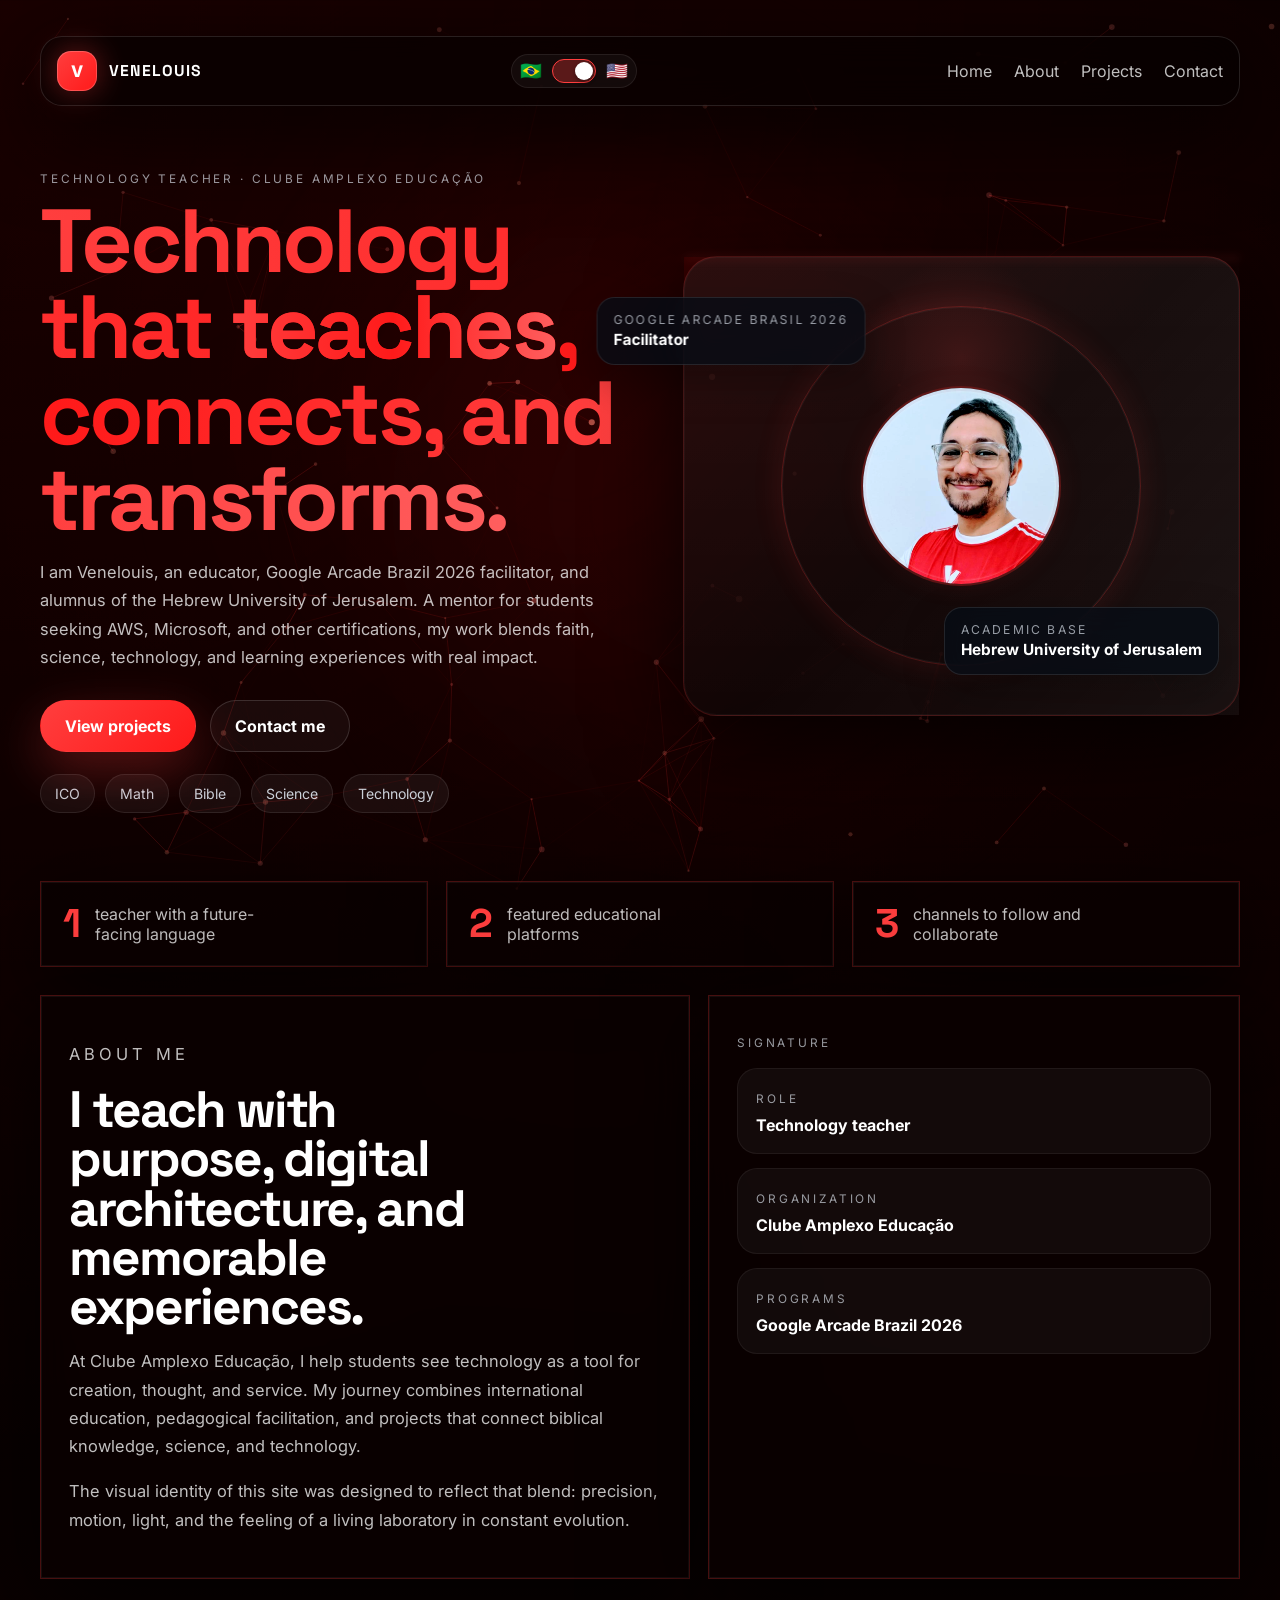
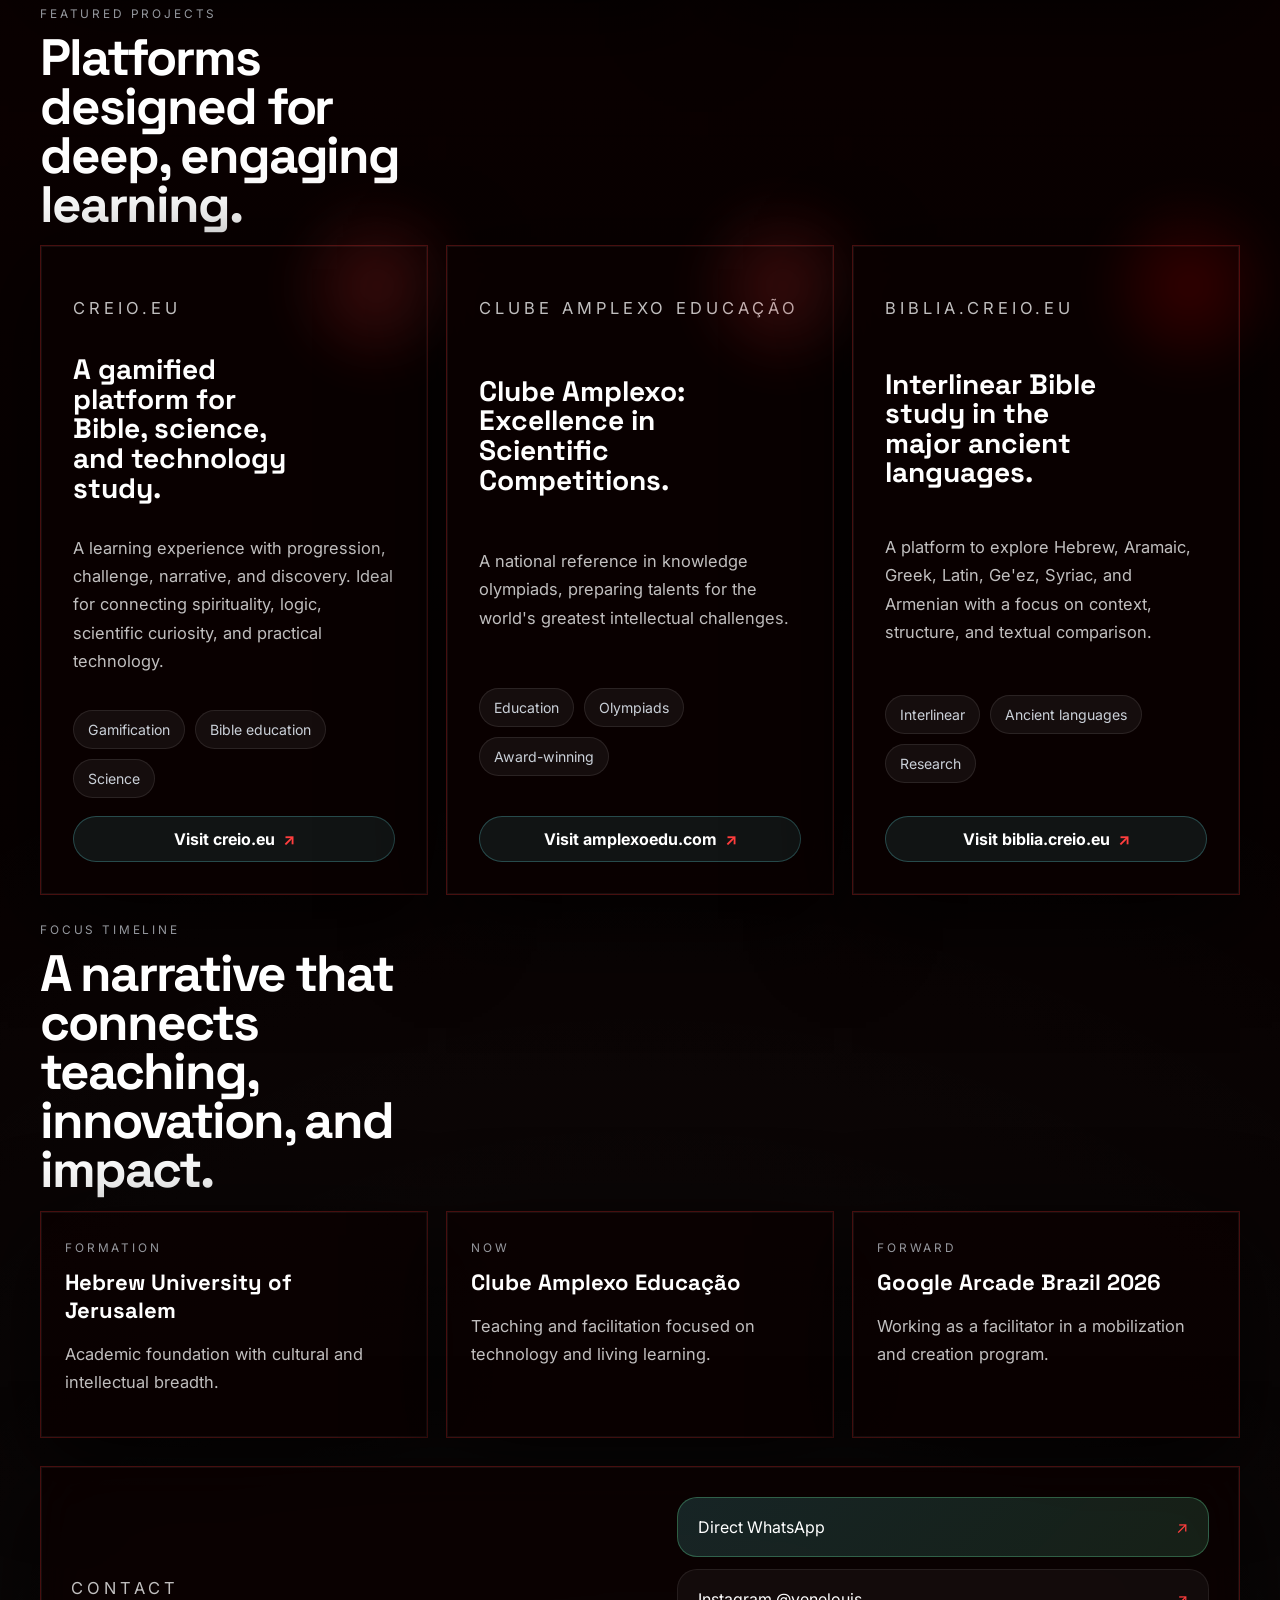
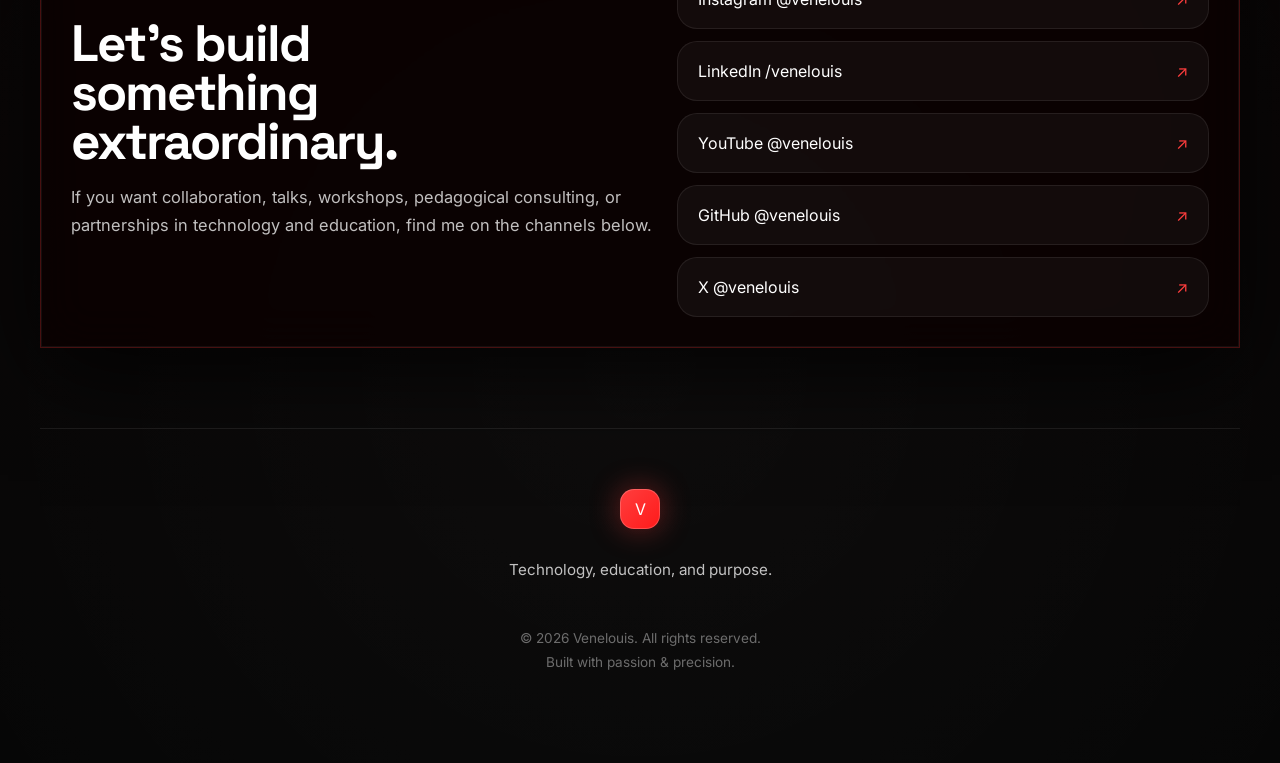
<file: index.html>
<!DOCTYPE html>
<html lang="pt-BR">
  <head>
    <meta charset="UTF-8" />
    <meta name="viewport" content="width=device-width, initial-scale=1.0" />
    <meta name="description" content="Venelouis - professor de tecnologia, facilitador Google Arcade Brasil 2026 e criador de projetos educacionais em Bíblia, ciência e tecnologia." />
    <meta name="keywords" content="Venelouis, tecnologia, educação, Google Arcade, Amplexo Educação, Bíblia, ciência, professor, desenvolvedor" />
    <meta name="author" content="Venelouis" />
    <link rel="canonical" href="https://venelouis.de/" />

    <!-- Open Graph / Facebook -->
    <meta property="og:type" content="website" />
    <meta property="og:url" content="https://venelouis.de/" />
    <meta property="og:title" content="Venelouis | Tech Educator & Builder" />
    <meta property="og:description" content="Unindo fé, ciência e tecnologia para criar experiências de aprendizagem com impacto real." />
    <meta property="og:image" content="https://venelouis.de/assets/sharing.png" />

    <!-- Twitter -->
    <meta property="twitter:card" content="summary_large_image" />
    <meta property="twitter:url" content="https://venelouis.de/" />
    <meta property="twitter:title" content="Venelouis | Tech Educator & Builder" />
    <meta property="twitter:description" content="Unindo fé, ciência e tecnologia para criar experiências de aprendizagem com impacto real." />
    <meta property="twitter:image" content="https://venelouis.de/assets/sharing.png" />

    <!-- Favicon -->
    <link rel="icon" type="image/png" href="assets/vene.png" />

    <title>Venelouis | Tech Educator & Builder</title>
    <link rel="preconnect" href="https://fonts.googleapis.com" />
    <link rel="preconnect" href="https://fonts.gstatic.com" crossorigin />
    <link
      href="https://fonts.googleapis.com/css2?family=Space+Grotesk:wght@400;500;600;700&family=Inter:wght@400;500;600;700;800&display=swap"
      rel="stylesheet"
    />
    <link rel="stylesheet" href="styles.css" />
  </head>
  <body>
    <a class="skip-link" href="#inicio">Pular para o conteúdo</a>
    <canvas id="starfield" aria-hidden="true"></canvas>

    <div class="noise" aria-hidden="true"></div>
    <div class="glow glow-a" aria-hidden="true"></div>
    <div class="glow glow-b" aria-hidden="true"></div>

    <main class="page-shell">
      <header class="hero">
        <nav class="topbar" aria-label="Navegação principal">
          <a class="brand" href="#inicio">
            <span class="brand-mark">V</span>
            <span class="brand-text">Venelouis</span>
          </a>

          <div class="topbar-actions">
            <div class="lang-switch-wrapper">
              <span class="flag-icon">🇧🇷</span>
              <button class="lang-switch" id="langToggle" aria-label="Alternar idioma" role="switch" aria-checked="false">
                <span class="lang-switch-thumb"></span>
              </button>
              <span class="flag-icon">🇺🇸</span>
            </div>

            <button class="menu-toggle" id="menuToggle" aria-label="Menu" aria-expanded="false" aria-controls="navLinks" aria-haspopup="true">
              <span class="hamburger"></span>
            </button>
          </div>

          <div class="nav-scrim" id="navScrim" aria-hidden="true"></div>

          <div class="topbar-links" id="navLinks">
            <a href="#inicio" data-i18n="nav.home">Início</a>
            <a href="#sobre" data-i18n="nav.about">Sobre</a>
            <a href="#projetos" data-i18n="nav.projects">Projetos</a>
            <a href="#contato" data-i18n="nav.contact">Contato</a>
          </div>
        </nav>

        <section class="hero-grid" id="inicio">
          <div class="hero-copy reveal">
            <p class="eyebrow" data-i18n="hero.eyebrow">Professor de tecnologia · Clube Amplexo Educação</p>
            <h1>
              <span data-i18n-html="hero.title">Tecnologia que <span>ensina</span>, conecta e transforma.</span>
            </h1>
            <p class="lede" data-i18n="hero.lede">
              Eu sou Venelouis, educador, facilitador do Google Arcade Brasil 2026
              e ex-aluno da Universidade Hebraica de Jerusalém. Mentor de alunos que buscam certificações AWS, Microsoft e outras, meu trabalho une
              fé, ciência, tecnologia e experiências de aprendizagem com impacto real.
            </p>

            <div class="hero-actions">
              <a class="btn btn-primary" href="#projetos" data-i18n="hero.primaryCta">Ver projetos</a>
              <a class="btn btn-secondary" href="#contato" data-i18n="hero.secondaryCta">Falar comigo</a>
            </div>

            <div class="pill-row" aria-label="Destaques rápidos">
              <span class="pill" data-i18n="hero.pill1">ICO</span>
              <span class="pill" data-i18n="hero.pill2">Matemática</span>
              <span class="pill" data-i18n="hero.pill3">Bíblia</span>
              <span class="pill" data-i18n="hero.pill4">Ciência</span>
              <span class="pill" data-i18n="hero.pill5">Tecnologia</span>
            </div>
          </div>

          <div class="hero-visual reveal">
            <div class="portrait-card">
              <div class="portrait-frame portrait-photo-frame">
                <img src="assets/vene.png" alt="Foto de Venelouis" />
              </div>

              <div class="data-chip data-chip-left">
                <span data-i18n="hero.chipLeftLabel">Google Arcade Brasil 2026</span>
                <strong data-i18n="hero.chipLeftValue">Facilitador</strong>
              </div>
              <div class="data-chip data-chip-right">
                <span data-i18n="hero.chipRightLabel">Base acadêmica</span>
                <strong data-i18n="hero.chipRightValue">Universidade Hebraica de Jerusalém</strong>
              </div>

              <div class="orbit orbit-one"></div>
              <div class="orbit orbit-two"></div>
            </div>
          </div>
        </section>
      </header>

      <section class="stats reveal" aria-label="Resumo rápido">
        <article>
          <strong>1</strong>
          <span data-i18n="stats.one">professor com linguagem de futuro</span>
        </article>
        <article>
          <strong>2</strong>
          <span data-i18n="stats.two">plataformas educacionais em destaque</span>
        </article>
        <article>
          <strong>3</strong>
          <span data-i18n="stats.three">redes para acompanhar e colaborar</span>
        </article>
      </section>

      <section class="content-grid">
        <article class="panel about reveal" id="sobre">
          <p class="section-label" data-i18n="about.label">Sobre mim</p>
          <h2 data-i18n="about.heading">Ensino com propósito, arquitetura digital e experiência memorável.</h2>
          <p data-i18n="about.paragraph1">
            No Clube Amplexo Educação, ajudo estudantes a enxergarem a tecnologia como
            ferramenta de criação, pensamento e serviço. Minha trajetória combina formação
            internacional, mediação pedagógica e projetos que aproximam conhecimento bíblico,
            ciência e tecnologia.
          </p>
          <p data-i18n="about.paragraph2">
            A identidade visual deste site foi pensada para refletir essa mistura: precisão,
            movimento, luz e uma sensação de laboratório vivo em constante evolução.
          </p>
        </article>

        <aside class="panel stack reveal">
          <p class="section-label" data-i18n="stack.label">Assinatura</p>
          <div class="stack-list">
            <div>
              <span data-i18n="stack.roleLabel">Função</span>
              <strong data-i18n="stack.roleValue">Professor de tecnologia</strong>
            </div>
            <div>
              <span data-i18n="stack.orgLabel">Instituição</span>
              <strong data-i18n="stack.orgValue">Clube Amplexo Educação</strong>
            </div>
            <div>
              <span data-i18n="stack.programLabel">Programas</span>
              <strong data-i18n="stack.programValue">Google Arcade Brasil 2026</strong>
            </div>
          </div>
        </aside>
      </section>

      <section class="projects" id="projetos">
        <div class="section-head reveal">
          <p class="section-label" data-i18n="projects.label">Projetos em destaque</p>
          <h2 data-i18n="projects.heading">Plataformas pensadas para aprender com profundidade e engajamento.</h2>
        </div>

        <div class="project-grid">
          <article class="project-card reveal">
            <div class="project-glow project-glow-a"></div>
            <p class="project-kicker">creio.eu</p>
            <h3 data-i18n="project.oneTitle">Plataforma gamificada para estudo da Bíblia, ciência e tecnologia.</h3>
            <p data-i18n="project.oneBody">
              Uma experiência de aprendizado com progressão, desafio, narrativa e
              descoberta. Ideal para conectar espiritualidade, lógica, curiosidade científica
              e prática tecnológica.
            </p>
            <div class="project-tags">
              <span data-i18n="project.oneTag1">Gamificação</span>
              <span data-i18n="project.oneTag2">Educação bíblica</span>
              <span data-i18n="project.oneTag3">Ciência</span>
            </div>
            <a class="project-link" href="https://creio.eu" target="_blank" rel="noreferrer" data-i18n="project.oneCta">
              Visitar creio.eu
            </a>
          </article>

          <article class="project-card reveal">
            <div class="project-glow project-glow-a"></div>
            <p class="project-kicker">Clube Amplexo Educação</p>
            <h3 data-i18n="project.threeTitle">Clube Amplexo: Excelência em Competições Científicas.</h3>
            <p data-i18n="project.threeBody">
              Referência nacional em olimpíadas de conhecimento, preparando talentos para os maiores desafios intelectuais do mundo.
            </p>
            <div class="project-tags">
              <span data-i18n="project.threeTag1">Educação</span>
              <span data-i18n="project.threeTag2">Olimpíadas</span>
              <span data-i18n="project.threeTag3">Premiados</span>
            </div>
            <a class="project-link" href="https://amplexoedu.com/" target="_blank" rel="noreferrer" data-i18n="project.threeCta">
              Visitar amplexoedu.com
            </a>
          </article>

          <article class="project-card reveal">
            <div class="project-glow project-glow-b"></div>
            <p class="project-kicker">biblia.creio.eu</p>
            <h3 data-i18n="project.twoTitle">Estudo bíblico interlinear nos principais idiomas antigos.</h3>
            <p data-i18n="project.twoBody">
              Uma plataforma para explorar hebraico, aramaico, grego, latim, ge'ez,
              síriaco e armênio com foco em contexto, estrutura e comparação textual.
            </p>
            <div class="project-tags">
              <span data-i18n="project.twoTag1">Interlinear</span>
              <span data-i18n="project.twoTag2">Idiomas antigos</span>
              <span data-i18n="project.twoTag3">Pesquisa</span>
            </div>
            <a class="project-link" href="https://biblia.creio.eu" target="_blank" rel="noreferrer" data-i18n="project.twoCta">
              Visitar biblia.creio.eu
            </a>
          </article>
        </div>
      </section>

      <section class="timeline reveal">
        <div class="section-head">
          <p class="section-label" data-i18n="timeline.label">Linha de atuação</p>
          <h2 data-i18n="timeline.heading">Uma narrativa que une ensino, inovação e impacto.</h2>
        </div>

        <div class="timeline-grid">
          <div class="timeline-item">
            <span data-i18n="timeline.oneLabel">Formação</span>
            <strong data-i18n="timeline.oneTitle">Universidade Hebraica de Jerusalém</strong>
            <p data-i18n="timeline.oneBody">Base acadêmica com amplitude cultural e intelectual.</p>
          </div>
          <div class="timeline-item">
            <span data-i18n="timeline.twoLabel">Atualidade</span>
            <strong data-i18n="timeline.twoTitle">Clube Amplexo Educação</strong>
            <p data-i18n="timeline.twoBody">Docência e facilitação com foco em tecnologia e aprendizado vivo.</p>
          </div>
          <div class="timeline-item">
            <span data-i18n="timeline.threeLabel">Horizonte</span>
            <strong data-i18n="timeline.threeTitle">Google Arcade Brasil 2026</strong>
            <p data-i18n="timeline.threeBody">Atuação como facilitador em um programa de mobilização e criação.</p>
          </div>
        </div>
      </section>

      <section class="contact reveal" id="contato">
        <div>
          <p class="section-label" data-i18n="contact.label">Contato</p>
          <h2 data-i18n="contact.heading">Vamos construir algo extraordinário.</h2>
          <p data-i18n="contact.body">
            Se você quiser colaboração, palestras, oficinas, consultoria pedagógica ou
            parceria em projetos de tecnologia e educação, me encontre nas redes abaixo.
          </p>
        </div>

        <div class="socials">
          <a
            class="socials-cta"
            href="https://wa.me/5585986794831"
            target="_blank"
            rel="noreferrer"
            data-i18n="contact.whatsapp"
          >
            WhatsApp direto
          </a>
          <a href="https://instagram.com/venelouis" target="_blank" rel="noreferrer">Instagram @venelouis</a>
          <a href="https://www.linkedin.com/in/venelouis" target="_blank" rel="noreferrer">LinkedIn /venelouis</a>
          <a href="https://youtube.com/@venelouis" target="_blank" rel="noreferrer">YouTube @venelouis</a>
          <a href="https://github.com/venelouis" target="_blank" rel="noreferrer">GitHub @venelouis</a>
          <a href="https://x.com/venelouis" target="_blank" rel="noreferrer">X @venelouis</a>
        </div>
      </section>
      <footer class="footer reveal">
        <div class="footer-grid">
          <div class="footer-brand">
            <span class="brand-mark">V</span>
            <p data-i18n="footer.tagline">Tecnologia, educação e propósito.</p>
          </div>
          <div class="footer-meta">
            <p>&copy; 2026 Venelouis. <span data-i18n="footer.rights">Todos os direitos reservados.</span></p>
            <p data-i18n="footer.builtWith">Built with passion & precision.</p>
          </div>
        </div>
      </footer>
    </main>

    <script src="main.js"></script>
  </body>
</html>
</file>
<file: styles.css>
:root {
  color-scheme: dark;
  --bg: #000000;
  --bg-soft: rgba(15, 0, 0, 0.85);
  --panel: rgba(20, 0, 0, 0.85);
  --panel-border: rgba(255, 0, 0, 0.24);
  --text: #ffffff;
  --muted: rgba(255, 255, 255, 0.75);
  --line: rgba(255, 255, 255, 0.08);
  --red: #ff3e3e;
  --red-bright: #ff1a1a;
  --red-soft: #ff5e5e;
  --white: #ffffff;
  --shadow: 0 24px 90px rgba(0, 0, 0, 0.8);
  --glass: rgba(10, 0, 0, 0.8);
  --glass-border: rgba(255, 62, 62, 0.25);
  /* Mapping legacy variables to keep layout working with minimal changes */
  --cyan: var(--red);
  --green: var(--red-bright);
  --violet: var(--red-soft);
  --gold: var(--white);
}

* {
  box-sizing: border-box;
}

html {
  scroll-behavior: smooth;
}

body {
  margin: 0;
  font-family: "Inter", "Segoe UI", sans-serif;
  color: var(--text);
  background:
    radial-gradient(circle at top left, rgba(255, 0, 0, 0.12), transparent 35%),
    radial-gradient(circle at 85% 10%, rgba(255, 0, 0, 0.08), transparent 30%),
    radial-gradient(circle at 50% 90%, rgba(255, 255, 255, 0.05), transparent 40%),
    linear-gradient(180deg, #000000 0%, #0a0000 42%, #000000 100%);
  min-height: 100vh;
  overflow-x: hidden;
}

a {
  color: inherit;
  text-decoration: none;
}

a:focus-visible,
button:focus-visible {
  outline: 3px solid rgba(111, 248, 255, 0.9);
  outline-offset: 4px;
}

.skip-link {
  position: absolute;
  left: 16px;
  top: 12px;
  z-index: 10;
  padding: 12px 16px;
  border-radius: 999px;
  background: #08131f;
  color: var(--text);
  border: 1px solid rgba(111, 248, 255, 0.3);
  transform: translateY(-160%);
  transition: transform 180ms ease;
}

.skip-link:focus {
  transform: translateY(0);
}

canvas#starfield,
.noise,
.glow {
  position: fixed;
  inset: 0;
  pointer-events: none;
}

canvas#starfield {
  width: 100%;
  height: 100%;
  z-index: 0;
}

.noise {
  z-index: 1;
  opacity: 0.11;
  background-image:
    linear-gradient(rgba(255, 255, 255, 0.025) 1px, transparent 1px),
    linear-gradient(90deg, rgba(255, 255, 255, 0.025) 1px, transparent 1px);
  background-size: 42px 42px;
  mix-blend-mode: soft-light;
}

.glow {
  filter: blur(120px);
  opacity: 0.55;
}

.glow-a {
  background: radial-gradient(circle, rgba(255, 0, 0, 0.15), transparent 45%);
  top: -10%;
  left: -10%;
}

.glow-b {
  background: radial-gradient(circle, rgba(255, 62, 62, 0.12), transparent 45%);
  right: -12%;
  bottom: -12%;
}

.page-shell {
  position: relative;
  z-index: 2;
  width: min(1200px, calc(100% - 32px));
  margin: 0 auto;
  padding: 24px 0 48px;
}

.hero {
  padding: 12px 0 30px;
}

.topbar {
  display: flex;
  align-items: center;
  justify-content: space-between;
  gap: 20px;
  padding: 14px 16px;
  border: 1px solid rgba(255, 255, 255, 0.12);
  background: rgba(5, 0, 0, 0.65);
  backdrop-filter: blur(22px);
  border-radius: 22px;
  box-shadow: var(--shadow);
}

.brand {
  display: inline-flex;
  align-items: center;
  gap: 12px;
  font-weight: 800;
  letter-spacing: 0.06em;
  text-transform: uppercase;
}

.brand-mark {
  width: 40px;
  height: 40px;
  display: grid;
  place-items: center;
  border-radius: 14px;
  color: #ffffff;
  background: linear-gradient(135deg, var(--red), var(--red-bright));
  box-shadow: 0 0 0 1px rgba(255, 255, 255, 0.2) inset, 0 0 30px rgba(255, 62, 62, 0.4);
  transition: transform 0.3s cubic-bezier(0.34, 1.56, 0.64, 1), box-shadow 0.3s ease;
}

.brand:hover .brand-mark {
  transform: scale(1.1) rotate(5deg);
  box-shadow: 0 0 0 1px rgba(255, 255, 255, 0.25) inset, 0 0 45px rgba(255, 62, 62, 0.6);
}

.brand-text {
  font-family: "Space Grotesk", "Inter", sans-serif;
  font-size: 0.98rem;
}

.topbar-actions {
  display: flex;
  align-items: center;
  gap: 16px;
}

.topbar-links {
  display: flex;
  gap: 22px;
  color: var(--muted);
  align-items: center;
}

.nav-scrim {
  display: none;
}

.menu-toggle {
  display: none;
  position: relative;
  width: 40px;
  height: 40px;
  border-radius: 12px;
  border: 1px solid rgba(255, 62, 62, 0.2);
  background: rgba(255, 255, 255, 0.05);
  cursor: pointer;
  align-items: center;
  justify-content: center;
  transition: none;
}

.menu-toggle:hover {
  border-color: rgba(255, 62, 62, 0.42);
  background: rgba(255, 62, 62, 0.1);
  box-shadow: 0 0 0 1px rgba(255, 62, 62, 0.18) inset;
}

.hamburger {
  position: relative;
  width: 20px;
  height: 2px;
  background: var(--white);
  transition: none;
}

.hamburger::before,
.hamburger::after {
  content: "";
  position: absolute;
  left: 0;
  width: 20px;
  height: 2px;
  background: var(--white);
  transition: none;
}

.hamburger::before { top: -6px; }
.hamburger::after { bottom: -6px; }

.menu-toggle[aria-expanded="true"] .hamburger {
  background: transparent;
}

.menu-toggle[aria-expanded="true"] .hamburger::before {
  top: 0;
  transform: rotate(45deg);
}

.menu-toggle[aria-expanded="true"] .hamburger::after {
  bottom: 0;
  transform: rotate(-45deg);
}

.menu-toggle[aria-expanded="true"] {
  border-color: rgba(255, 62, 62, 0.55);
  background: rgba(255, 62, 62, 0.14);
}

.topbar-links a {
  transition: color 180ms ease, transform 180ms ease;
}

.topbar-links a:hover {
  color: var(--text);
  transform: translateY(-1px);
}

.lang-switch-wrapper {
  display: flex;
  align-items: center;
  gap: 10px;
  background: rgba(255, 255, 255, 0.04);
  padding: 4px 8px;
  border-radius: 999px;
  border: 1px solid rgba(255, 255, 255, 0.08);
}

.flag-icon {
  font-size: 1.1rem;
  line-height: 1;
}

.lang-switch {
  position: relative;
  width: 44px;
  height: 24px;
  border-radius: 999px;
  background: rgba(255, 255, 255, 0.1);
  border: 1px solid rgba(255, 62, 62, 0.2);
  cursor: pointer;
  padding: 0;
  transition: background 0.3s ease, border-color 0.3s ease;
}

.lang-switch-thumb {
  position: absolute;
  top: 2px;
  left: 2px;
  width: 18px;
  height: 18px;
  border-radius: 50%;
  background: var(--white);
  box-shadow: 0 2px 4px rgba(0, 0, 0, 0.4);
  transition: transform 0.3s cubic-bezier(0.34, 1.56, 0.64, 1);
}

.lang-switch[aria-checked="true"] {
  background: rgba(255, 62, 62, 0.3);
  border-color: var(--red);
}

.lang-switch[aria-checked="true"] .lang-switch-thumb {
  transform: translateX(20px);
}

.lang-switch:hover {
  border-color: rgba(255, 62, 62, 0.45);
}

.hero-grid {
  display: grid;
  grid-template-columns: 1.05fr 0.95fr;
  gap: 28px;
  align-items: center;
  padding: 54px 0 20px;
}

.hero-copy h1,
.section-head h2,
.about h2,
.contact h2 {
  font-family: "Space Grotesk", "Inter", sans-serif;
  line-height: 0.96;
  letter-spacing: -0.04em;
  margin: 0;
}

.hero-copy h1 {
  font-size: clamp(3rem, 7vw, 6.5rem);
  max-width: 12ch;
  text-wrap: balance;
}

.hero-copy {
  transform: translate3d(calc(var(--pointer-x, 0px) * 0.2), calc(var(--pointer-y, 0px) * 0.2), 0);
}

.hero-visual {
  transform: translate3d(calc(var(--pointer-x, 0px) * -0.2), calc(var(--pointer-y, 0px) * -0.2), 0);
}

.hero-copy h1 span {
  background: linear-gradient(90deg, var(--red), var(--red-bright), var(--red-soft));
  -webkit-background-clip: text;
  background-clip: text;
  color: transparent;
}

.eyebrow,
.section-label,
.project-kicker,
.timeline-item span,
.stack-list span {
  text-transform: uppercase;
  letter-spacing: 0.24em;
  font-size: 0.74rem;
  color: rgba(237, 245, 255, 0.62);
}

.lede,
.about p,
.contact p,
.project-card p,
.timeline-item p {
  color: var(--muted);
  line-height: 1.72;
  font-size: 1.03rem;
}

.hero-actions {
  display: flex;
  flex-wrap: wrap;
  gap: 14px;
  margin: 28px 0 22px;
}

.btn {
  position: relative;
  overflow: hidden;
  display: inline-flex;
  align-items: center;
  justify-content: center;
  min-height: 52px;
  padding: 0 24px;
  border-radius: 999px;
  border: 1px solid transparent;
  font-weight: 700;
  transition: transform 180ms ease, box-shadow 180ms ease, border-color 180ms ease, background 180ms ease;
}

.btn:hover {
  transform: translateY(-2px);
}

.btn-primary {
  color: #ffffff;
  background: linear-gradient(135deg, var(--red), var(--red-bright));
  box-shadow: 0 18px 50px rgba(255, 62, 62, 0.3);
}

.btn-secondary {
  border-color: rgba(255, 255, 255, 0.14);
  background: rgba(255, 255, 255, 0.04);
  backdrop-filter: blur(10px);
}

.btn-primary::before {
  content: "";
  position: absolute;
  inset: 0;
  border-radius: inherit;
  background: linear-gradient(135deg, transparent, rgba(255, 255, 255, 0.2), transparent);
  transform: translateX(-100%);
  transition: transform 0.6s ease;
}

.btn-primary:hover::before {
  transform: translateX(100%);
}

.pill-row {
  display: flex;
  flex-wrap: wrap;
  gap: 10px;
}

.pill,
.project-tags span {
  display: inline-flex;
  align-items: center;
  gap: 8px;
  border-radius: 999px;
  border: 1px solid rgba(255, 255, 255, 0.09);
  background: rgba(255, 255, 255, 0.05);
  color: rgba(237, 245, 255, 0.84);
  padding: 10px 14px;
  font-size: 0.88rem;
}

.portrait-card {
  position: relative;
  min-height: 460px;
  border-radius: 34px;
  padding: 22px;
  background:
    linear-gradient(180deg, rgba(255, 255, 255, 0.06), rgba(255, 255, 255, 0.02)),
    rgba(10, 0, 0, 0.85);
  border: 1px solid rgba(255, 62, 62, 0.2);
  box-shadow: var(--shadow), 0 0 0 1px rgba(255, 255, 255, 0.03) inset;
  overflow: visible; /* Allow chips and glow to extend */
  display: flex;
  flex-direction: column;
  justify-content: center;
  align-items: center;
}

.portrait-card::before,
.portrait-card::after {
  content: "";
  position: absolute;
  inset: 0;
  pointer-events: none;
}

.portrait-card::before {
  background:
    radial-gradient(circle at 50% 22%, rgba(255, 62, 62, 0.15), transparent 22%),
    linear-gradient(135deg, rgba(255, 0, 0, 0.08), transparent 50%, rgba(255, 255, 255, 0.05));
  mix-blend-mode: screen;
}

.portrait-card::after {
  background: linear-gradient(180deg, transparent 0%, var(--red) 50%, transparent 100%);
  height: 2px;
  width: 100%;
  top: 0;
  left: 0;
  opacity: 0.5;
  filter: blur(4px);
  animation: scan-vertical 4s linear infinite;
}

@keyframes scan-vertical {
  0% { transform: translateY(0); }
  100% { transform: translateY(460px); }
}

.portrait-frame {
  position: absolute;
  top: 50%;
  left: 50%;
  width: min(50vw, 200px);
  aspect-ratio: 1;
  transform: translate(-50%, -50%);
  border-radius: 50%;
  overflow: hidden;
  border: 2px solid rgba(255, 62, 62, 0.3);
  background: rgba(5, 0, 0, 0.6);
}

.portrait-photo-frame {
  box-shadow: 0 0 0 1px rgba(111, 248, 255, 0.08) inset;
}

.portrait-frame img {
  width: 100%;
  height: 100%;
  object-fit: cover;
  object-position: center 18%;
  transform: scale(1.04);
  filter: saturate(1.1) contrast(1.1);
}

/* Glitch animations removed */

.data-chip {
  position: absolute;
  z-index: 2;
  display: flex;
  flex-direction: column;
  gap: 3px;
  padding: 14px 16px;
  min-width: 170px;
  border-radius: 18px;
  background: rgba(6, 12, 22, 0.75);
  border: 1px solid rgba(255, 255, 255, 0.1);
  backdrop-filter: blur(14px);
  box-shadow: 0 16px 40px rgba(0, 0, 0, 0.28);
}

.data-chip span {
  color: rgba(237, 245, 255, 0.62);
  font-size: 0.76rem;
  text-transform: uppercase;
  letter-spacing: 0.18em;
}

.data-chip strong {
  font-size: 0.96rem;
  line-height: 1.3;
}

.data-chip-left {
  top: 40px;
  left: 20px;
  transform: translateX(-40%);
}

.data-chip-right {
  right: 20px;
  bottom: 40px;
  transform: translateX(0);
  max-width: min(300px, calc(100vw - 44px));
}

.orbit {
  position: absolute;
  border-radius: 50%;
  border: 1px solid rgba(255, 62, 62, 0.25);
  box-shadow: 0 0 0 1px rgba(255, 255, 255, 0.05) inset, 0 0 30px rgba(255, 62, 62, 0.12);
}

.orbit-one {
  width: min(88%, 360px);
  height: min(88%, 360px);
  left: 50%;
  top: 50%;
  transform: translate(-50%, -50%);
  animation: spin 18s linear infinite;
}

.orbit-two {
  width: min(48%, 190px);
  height: min(48%, 190px);
  left: 50%;
  top: 50%;
  transform: translate(-50%, -50%);
  border-color: rgba(255, 255, 255, 0.15);
  animation: spin 26s linear reverse infinite;
}

.stats,
.content-grid,
.project-grid,
.timeline-grid,
.contact {
  display: grid;
  gap: 18px;
}

.stats {
  grid-template-columns: repeat(3, minmax(0, 1fr));
  margin: 18px 0 28px;
}

.stats article,
.panel,
.project-card,
.timeline-item,
.contact {
  border: 1px solid rgba(255, 255, 255, 0.08);
  background: var(--glass);
  backdrop-filter: blur(24px);
  border: 1px solid var(--glass-border);
  box-shadow: var(--shadow), 0 0 0 1px rgba(255, 255, 255, 0.05) inset;
}

.stats article {
  padding: 22px;
  display: flex;
  align-items: end;
  gap: 14px;
}

.stats strong {
  font-family: "Space Grotesk", "Inter", sans-serif;
  font-size: 2.5rem;
  line-height: 1;
  color: var(--cyan);
}

.stats span {
  color: var(--muted);
  max-width: 18ch;
}

.content-grid {
  grid-template-columns: 1.1fr 0.9fr;
  margin-bottom: 28px;
}

.panel {
  padding: 28px;
}

.about h2,
.section-head h2,
.contact h2 {
  font-size: clamp(2rem, 4vw, 3.5rem);
  max-width: 13ch;
  margin: 8px 0 14px;
}

.stack-list {
  display: grid;
  gap: 14px;
  margin-top: 18px;
}

.stack-list div {
  padding: 18px;
  border-radius: 20px;
  background: rgba(255, 255, 255, 0.04);
  border: 1px solid rgba(255, 255, 255, 0.06);
}

.stack-list strong {
  display: block;
  margin-top: 8px;
  font-size: 1rem;
}

.projects,
.timeline {
  margin-bottom: 28px;
}

.section-head {
  margin-bottom: 16px;
}

.project-grid {
  grid-template-columns: repeat(auto-fit, minmax(280px, 1fr));
}

.project-card {
  position: relative;
  overflow: visible;
  padding: 32px;
  min-height: auto;
  display: flex;
  flex-direction: column;
  justify-content: space-between;
}

.project-card h3 {
  font-family: "Space Grotesk", "Inter", sans-serif;
  font-size: clamp(1.55rem, 2.2vw, 2.35rem);
  line-height: 1.05;
  margin: 16px 0 14px;
  max-width: 12ch;
}

.project-tags {
  display: flex;
  flex-wrap: wrap;
  gap: 10px;
  margin-top: 18px;
}

.project-link {
  display: inline-flex;
  align-items: center;
  justify-content: center;
  margin-top: 18px;
  min-height: 46px;
  padding: 0 16px;
  border-radius: 999px;
  border: 1px solid rgba(111, 248, 255, 0.24);
  background: rgba(111, 248, 255, 0.08);
  font-weight: 700;
  transition: transform 180ms ease, border-color 180ms ease, background 180ms ease;
}

.project-link::after {
  content: "↗";
  margin-left: 8px;
  color: var(--red);
}

.project-link:hover {
  transform: translateY(-2px);
  border-color: rgba(111, 248, 255, 0.4);
  background: rgba(111, 248, 255, 0.14);
}

.project-glow {
  position: absolute;
  inset: auto;
  filter: blur(18px);
  opacity: 0.7;
}

.project-glow-a {
  width: 220px;
  height: 220px;
  border-radius: 50%;
  right: -60px;
  top: -70px;
  background: radial-gradient(circle, rgba(255, 62, 62, 0.28), transparent 62%);
}

.project-glow-b {
  width: 220px;
  height: 220px;
  border-radius: 50%;
  right: -60px;
  top: -70px;
  background: radial-gradient(circle, rgba(255, 0, 0, 0.26), transparent 62%);
}

.timeline-grid {
  grid-template-columns: repeat(3, minmax(0, 1fr));
}

.timeline-item {
  padding: 24px;
}

.timeline-item strong {
  display: block;
  font-family: "Space Grotesk", "Inter", sans-serif;
  font-size: 1.38rem;
  margin: 12px 0 10px;
}

.contact {
  grid-template-columns: 1.05fr 0.95fr;
  align-items: center;
  padding: 30px;
}

.socials {
  display: grid;
  gap: 12px;
}

.socials a {
  display: flex;
  justify-content: space-between;
  align-items: center;
  gap: 16px;
  padding: 18px 20px;
  border-radius: 20px;
  border: 1px solid rgba(255, 255, 255, 0.08);
  background: rgba(255, 255, 255, 0.04);
  transition: transform 180ms ease, border-color 180ms ease, background 180ms ease;
  min-height: 60px;
}

.socials-cta {
  border-color: rgba(113, 255, 176, 0.28) !important;
  background: linear-gradient(135deg, rgba(111, 248, 255, 0.14), rgba(113, 255, 176, 0.12)) !important;
}

.socials a::after {
  content: "↗";
  color: var(--red);
}

.socials-cta::after {
  content: "●";
  color: var(--red-bright);
}

.socials a:hover {
  transform: translateY(-2px);
  border-color: rgba(111, 248, 255, 0.3);
  background: rgba(111, 248, 255, 0.06);
}

.footer {
  margin-top: 80px;
  padding: 60px 0 40px;
  border-top: 1px solid rgba(255, 255, 255, 0.08);
}

.footer-grid {
  display: flex;
  flex-direction: column;
  align-items: center;
  text-align: center;
  gap: 32px;
}

.footer-brand {
  display: flex;
  flex-direction: column;
  align-items: center;
  gap: 16px;
  max-width: 400px;
}

.footer-brand p {
  font-size: 0.95rem;
  color: var(--muted);
}

.footer-meta {
  display: flex;
  flex-direction: column;
  align-items: center;
  text-align: center;
  font-size: 0.85rem;
  color: rgba(255, 255, 255, 0.4);
}

.footer-meta p {
  margin: 4px 0;
}

@media (max-width: 768px) {
  .footer-grid {
    gap: 24px;
  }
}

.reveal {
  opacity: 0;
  transform: translateY(18px);
}

.reveal.is-visible {
  animation: rise 900ms ease both, floaty 9s ease-in-out infinite;
  backface-visibility: hidden;
  perspective: 1000px;
  will-change: transform, opacity;
}

.hero-copy.reveal {
  animation-delay: 80ms;
}

.hero-visual.reveal {
  animation-delay: 160ms;
}

.stats.reveal {
  animation-delay: 220ms;
}

.content-grid .reveal:nth-child(1) {
  animation-delay: 260ms;
}

.content-grid .reveal:nth-child(2) {
  animation-delay: 320ms;
}

.projects .reveal:nth-child(2) {
  animation-delay: 80ms;
}

.projects .reveal:nth-child(3) {
  animation-delay: 140ms;
}

.timeline .reveal {
  animation-delay: 80ms;
}

@keyframes rise {
  from {
    opacity: 0;
    transform: translateY(30px) scale(0.98);
  }
  to {
    opacity: 1;
    transform: translateY(0) scale(1);
  }
}

@keyframes spin {
  from {
    transform: translate(-50%, -50%) rotate(0deg);
  }
  to {
    transform: translate(-50%, -50%) rotate(360deg);
  }
}


@keyframes floaty {
  0%,
  100% {
    transform: translateY(0) translateZ(0);
  }
  50% {
    transform: translateY(-6px) translateZ(0);
  }
}

@media (max-width: 980px) {
  .hero-grid,
  .content-grid,
  .project-grid,
  .timeline-grid,
  .contact,
  .stats {
    grid-template-columns: 1fr;
  }

  .topbar {
    padding: 12px 16px;
  }

  .menu-toggle {
    display: flex;
    z-index: 1101;
  }

  .topbar-actions {
    margin-left: auto;
  }

  .nav-scrim {
    display: block;
    position: fixed;
    inset: 0;
    background: rgba(0, 0, 0, 0.58);
    backdrop-filter: blur(3px);
    opacity: 0;
    visibility: hidden;
    pointer-events: none;
    transition: opacity 260ms ease, visibility 260ms ease;
    z-index: 1090;
  }

  body.nav-open .nav-scrim {
    opacity: 1;
    visibility: visible;
    pointer-events: auto;
  }

  .topbar-links {
    display: none;
    position: fixed;
    top: 0;
    right: 0;
    bottom: 0;
    width: min(84vw, 340px);
    background: linear-gradient(180deg, rgba(16, 0, 0, 0.98), rgba(6, 0, 0, 0.96));
    backdrop-filter: blur(14px);
    flex-direction: column;
    padding: 92px 24px 28px;
    align-items: flex-start;
    gap: 14px;
    border-left: 1px solid rgba(255, 62, 62, 0.28);
    box-shadow: -24px 0 60px rgba(0, 0, 0, 0.6);
    transform: none;
    transition: none;
    z-index: 1100;
    overflow-y: auto;
    overscroll-behavior: contain;
    visibility: visible;
  }

  .topbar-links.is-active {
    display: flex;
  }

  .topbar-links a {
    display: block;
    width: 100%;
    padding: 14px 12px;
    border-radius: 14px;
    font-size: clamp(1.05rem, 2.8vw, 1.2rem);
    font-weight: 700;
    color: var(--white);
    border: 1px solid rgba(255, 255, 255, 0.08);
    background: rgba(255, 255, 255, 0.04);
    transition: none;
    opacity: 1;
    transform: none;
  }

  .topbar-links a:hover {
    border-color: rgba(255, 62, 62, 0.45);
    background: rgba(255, 62, 62, 0.09);
  }

  .hero-grid {
    padding-top: 26px;
  }

  .hero-copy h1 {
    max-width: 10ch;
    font-size: clamp(2.6rem, 10vw, 5rem);
  }

  .lede,
  .about p,
  .contact p,
  .project-card p,
  .timeline-item p {
    font-size: 1rem;
  }

  .portrait-card {
    min-height: 420px;
  }

  .portrait-frame img {
    object-position: center 14%;
  }

  .portrait-frame {
    width: min(66vw, 270px);
  }

  .orbit-one {
    width: min(82%, 300px);
    height: min(82%, 300px);
  }

  .orbit-two {
    width: min(42%, 150px);
    height: min(42%, 150px);
  }

  .stats article {
    padding: 20px;
  }

  .panel,
  .project-card,
  .timeline-item,
  .contact {
    padding: 24px;
    backdrop-filter: blur(6px);
  }

  .topbar {
    flex-direction: row;
    align-items: center;
    backdrop-filter: blur(6px);
  }

  .reveal.is-visible {
    animation: rise 520ms ease both;
  }

  .portrait-card::after,
  .orbit-one,
  .orbit-two {
    animation: none;
  }

  canvas#starfield,
  .noise,
  .glow {
    display: none;
  }

  .data-chip-left,
  .data-chip-right {
    transform: none;
  }

  .contact {
    align-items: start;
  }
}

@media (max-width: 640px) {
  .page-shell {
    width: min(100% - 20px, 1200px);
    padding-top: 12px;
  }

  .topbar,
  .panel,
  .project-card,
  .timeline-item,
  .contact,
  .stats article {
    border-radius: 22px;
  }

  .hero-copy h1 {
    max-width: 10ch;
    font-size: clamp(2.35rem, 14vw, 3.4rem);
  }

  .hero-copy h1,
  .about h2,
  .section-head h2,
  .contact h2 {
    line-height: 0.98;
  }

  .portrait-card {
    min-height: 360px;
    padding: 12px;
  }

  .portrait-frame {
    width: min(70vw, 220px);
  }

  .data-chip {
    min-width: 0;
    max-width: 62%;
    padding: 12px 14px;
  }

  .data-chip-left {
    top: 22px;
  }

  .data-chip-right {
    bottom: 22px;
  }

  .orbit-one {
    width: min(84%, 220px);
    height: min(84%, 220px);
  }

  .orbit-two {
    width: min(48%, 120px);
    height: min(48%, 120px);
  }

  .project-link {
    width: 100%;
    justify-content: center;
    min-height: 44px;
  }

  .topbar-links {
    gap: 10px;
  }

  .topbar-links a,
  .flag-icon {
    font-size: 0.8rem;
  }

  .socials a {
    padding: 16px;
    min-height: 0;
    flex-wrap: wrap;
  }

  .socials a::after {
    margin-left: auto;
  }

  .contact {
    gap: 14px;
  }

  .hero-actions {
    gap: 10px;
  }

  .btn {
    min-height: 48px;
    padding: 0 16px;
    font-size: 0.95rem;
  }

  .pill,
  .project-tags span {
    padding: 9px 12px;
    font-size: 0.82rem;
  }
}

@media (prefers-reduced-motion: reduce) {
  html {
    scroll-behavior: auto;
  }

  *,
  *::before,
  *::after {
    animation-duration: 0.01ms !important;
    animation-iteration-count: 1 !important;
    transition-duration: 0.01ms !important;
    scroll-behavior: auto !important;
  }

  .reveal,
  .reveal.is-visible {
    opacity: 1;
    transform: none;
    animation: none;
  }
}

@media (prefers-reduced-motion: reduce) {
  .menu-toggle,
  .hamburger,
  .hamburger::before,
  .hamburger::after {
    transition: none !important;
  }

  .menu-toggle[aria-expanded="true"] {
    animation: none !important;
    transform: none;
  }

  .topbar-links a,
  .topbar-links.is-active a {
    animation: none !important;
    opacity: 1;
    transform: none;
  }
}
</file>
